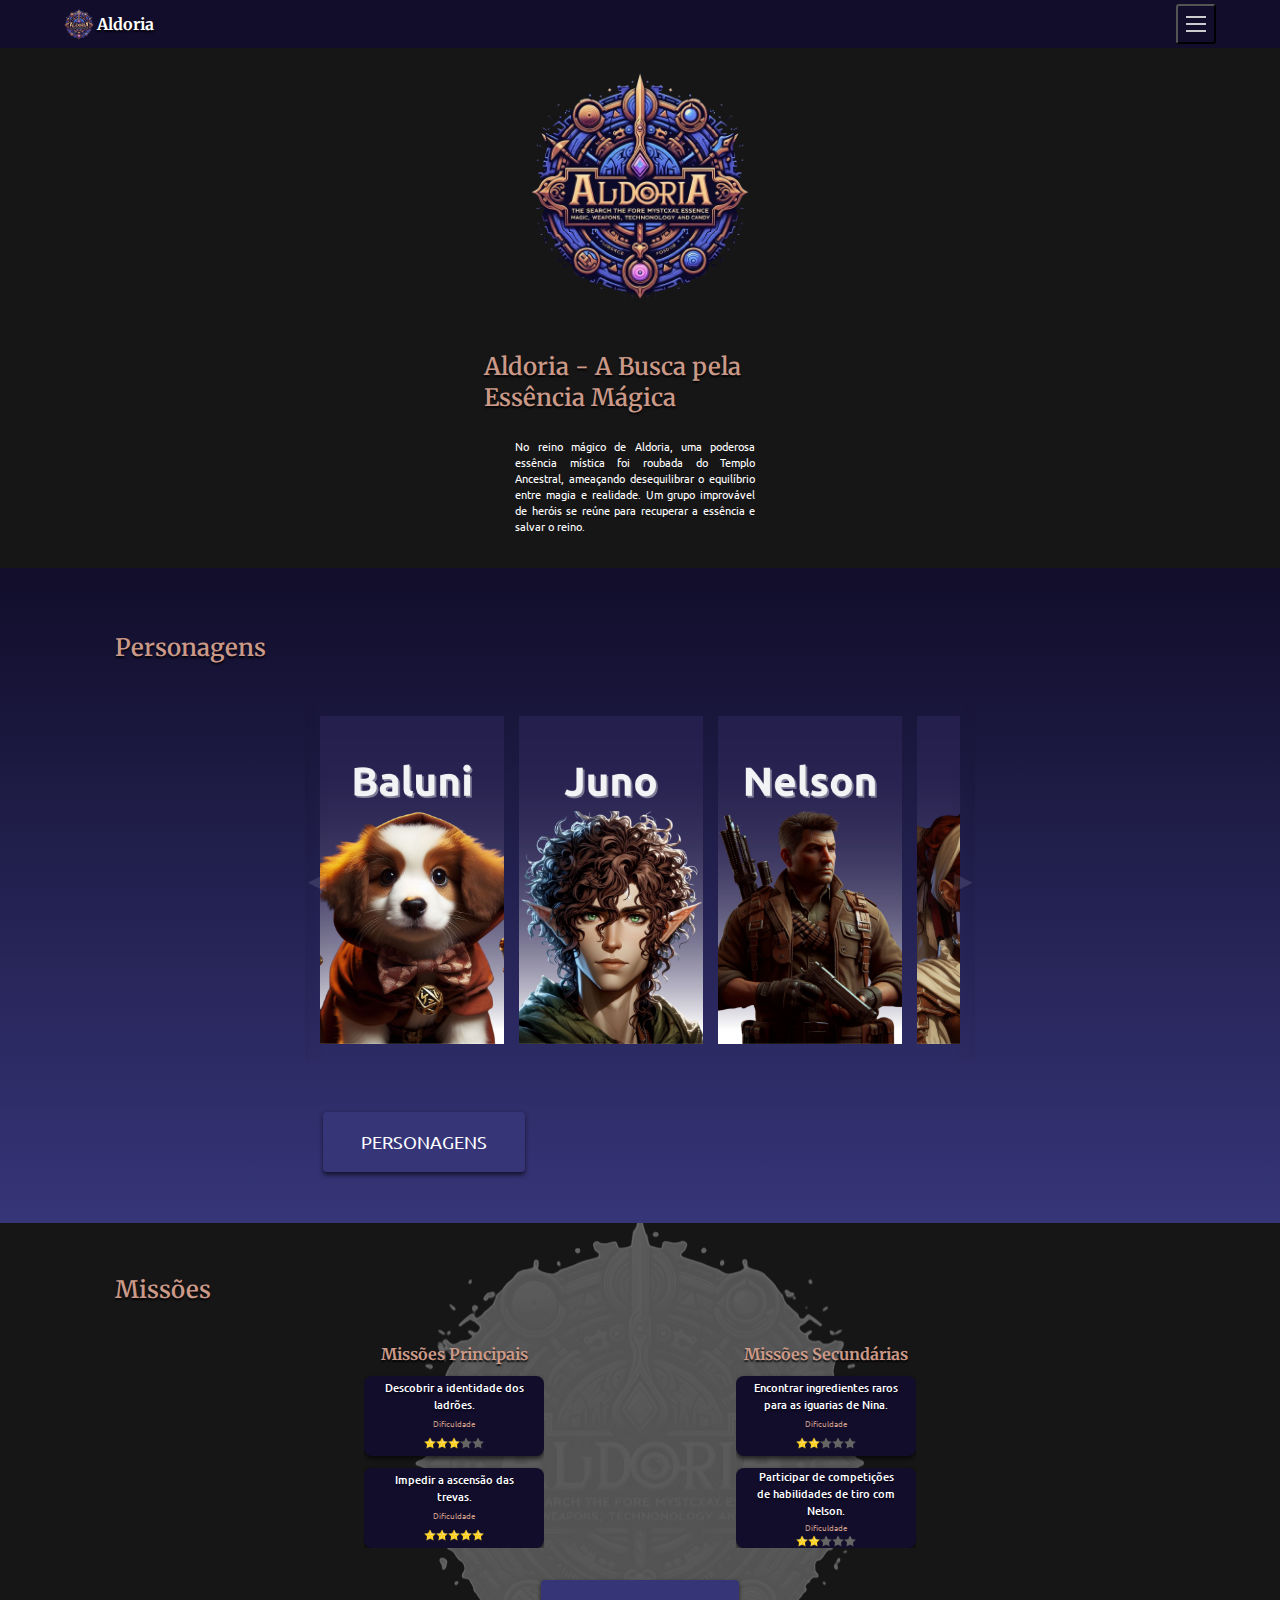
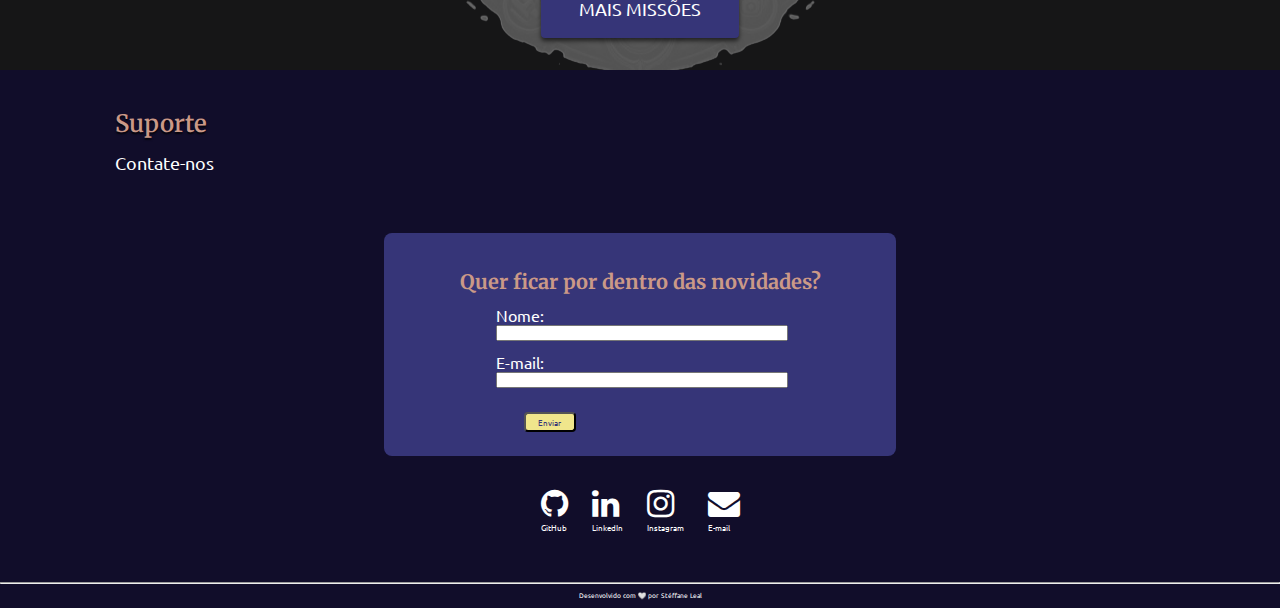
<file: index.html>
<!DOCTYPE html>
<html lang="en">
<head>
    <meta charset="UTF-8">
    <meta name="viewport" content="width=device-width, initial-scale=1.0">
    <title>Aldoria</title>

    <!--ICON-->
    <link rel="icon" href="assets/aldoria logo png.png" type="image/x-icon">

    <!--HTML FILES-->
    <link rel="stylesheet" href="characters.html">
    <link rel="stylesheet" href="missions.html">

    <!--CSS FILES-->
    <link rel="stylesheet" href="style.css">

    <!--EXTRA-->
    <link rel="stylesheet" href="https://cdnjs.cloudflare.com/ajax/libs/font-awesome/4.7.0/css/font-awesome.min.css">
</head>

<body>
    <div id="main-container">

        <!--HEADER-->
        <header id="header">
            <div class="header-logo">
                <img src="assets/aldoria logo png.png" alt="">
                <h1>Aldoria</h1>
            </div>

            <div class="header-nav">
                <nav aria-label="header menu">    
                    <a href="index.html">Início</a>
                    <a href="characters.html">Personagens</a>
                    <a href="missions.html">Missões</a>
                    <a href="#contact-us">Suporte</a>
                </nav>
            </div>

            <button onclick="animation()" id="header-nav-bt">
                <span class="line"></span>
                <span class="line"></span>
                <span class="line"></span>
            </button>

            <div class="header-nav-mobile" id="header-nav-mobile">
                <nav aria-label="header menu mobile">    
                    <a href="index.html">Início</a>
                    <hr>
                    <a href="characters.html">Personagens</a>
                    <hr>
                    <a href="missions.html">Missões</a>
                    <hr>
                    <a href="#contact-us">Suporte</a>
                </nav>
            </div>
        </header>


        <!--CONTENT1-->
        <div id="content1">
            <div class="content1-text">
                <h1>Aldoria - A Busca pela Essência Mágica</h1>
                <p>
                    No reino mágico de Aldoria, uma poderosa essência mística
                    foi roubada do Templo Ancestral, ameaçando desequilibrar o
                    equilíbrio entre magia e realidade. Um grupo improvável de
                    heróis se reúne para recuperar a essência e salvar o reino.
                </p>
            </div>
            <img class="content1-img" src="assets/aldoria logo png.png" alt="">
        </div>


        <!--CHARACTERS-->
        <div id="index-characters">
            <h1>Personagens</h1>

            <div class="index-characters-cards">
                <a href="characters.html#characters-baluni"><div class="index-characters-card1"></div></a>
                <a href="characters.html#characters-juno"><div class="index-characters-card2"></div></a>
                <a href="characters.html#characters-nelson"><div class="index-characters-card3"></div></a>
                <a href="characters.html#characters-nina"><div class="index-characters-card4"></div></a>
                <a href="characters.html#characters-ricardo"><div class="index-characters-card5"></div></a>
                <a href="characters.html#characters-steff"><div class="index-characters-card6"></div></a>
            </div>

            <div class="characters-container">
                <button class="arrow-left control" aria-label="Previous Image">◀</button>
                <button class="arrow-right control" aria-label="Next Image">▶</button>
                <div class="gallery-wrapper">
                    <div class="gallery">
                        <a href="characters.html#characters-baluni">
                            <img src="assets/Carousel/Baluni.png" alt="Baluni">
                        <div class="item current-item""></div></a>
                        <a href="characters.html#characters-juno">
                            <img src="assets/Carousel/Juno.png" alt="Juno">    
                        <div class="item current-item""></div></a>
                        <a href="characters.html#characters-nelson">
                            <img src="assets/Carousel/Nelson.png" alt="Nelson">
                        <div class="item current-item""></div></a>
                        <a href="characters.html#characters-nina">
                            <img src="assets/Carousel/Nina.png" alt="Nina">
                        <div class="item current-item""></div></a>
                        <a href="characters.html#characters-ricardo">
                            <img src="assets/Carousel/Ricardo.png" alt="Ricardo">    
                        <div class="item current-item""></div></a>
                        <a href="characters.html#characters-steff">
                            <img src="assets/Carousel/Steff.png" alt="Steff">    
                        <div class="item current-item""></div></a>
                        
                    </div>
                </div>
            </div>

            <div class="index-characters-button">
                <a href="characters.html">PERSONAGENS</a>
            </div>
        </div>




        <!--MISSIONS-->
        <div id="index-missions">
            <h1>Missões</h1>
            <div class="index-missions-blocks">    
                <div class="index-missions-left">
                    <h2>Missões Principais</h2>
                    <div class="index-missions-left-cards">
                        <div class="index-missions-left-card">
                            <div class="index-missions-card-text">
                                <a href="#"><h3>Descobrir a identidade dos ladrões.</h3></a>
                            </div>
                            <h4>Dificuldade</h4>
                            <div class="index-missions-card-stars">
                                <img class="index-missions-stars" src="assets/yellowstar-removebg-preview.png" alt="">
                                <img class="index-missions-stars" src="assets/yellowstar-removebg-preview.png" alt="">
                                <img class="index-missions-stars" src="assets/yellowstar-removebg-preview.png" alt="">
                                <img class="index-missions-stars" src="assets/whitestar.png" alt="">
                                <img class="index-missions-stars" src="assets/whitestar.png" alt="">
                            </div>
                        </div>
                        <div class="index-missions-left-card">
                            <div class="index-missions-card-text">
                                <a href="#"><h3>Impedir a ascensão das trevas.</h3></a>
                            </div>
                            <h4>Dificuldade</h4>
                            <div class="index-missions-card-stars">
                                <img class="index-missions-stars" src="assets/yellowstar-removebg-preview.png" alt="">
                                <img class="index-missions-stars" src="assets/yellowstar-removebg-preview.png" alt="">
                                <img class="index-missions-stars" src="assets/yellowstar-removebg-preview.png" alt="">
                                <img class="index-missions-stars" src="assets/yellowstar-removebg-preview.png" alt="">
                                <img class="index-missions-stars" src="assets/yellowstar-removebg-preview.png" alt="">
                            </div>
                        </div>
                    </div>
                </div>
                <div class="index-missions-right">
                    <h2>Missões Secundárias</h2>
                    <div class="index-missions-right-cards">
                        <div class="index-missions-right-card">
                            <div class="index-missions-card-text">
                                <a href="#"><h3>Encontrar ingredientes raros para as iguarias de Nina.</h3></a>
                            </div>
                            <h4>Dificuldade</h4>
                            <div class="index-missions-card-stars">
                                <img class="index-missions-stars" src="assets/yellowstar-removebg-preview.png" alt="">
                                <img class="index-missions-stars" src="assets/yellowstar-removebg-preview.png" alt="">
                                <img class="index-missions-stars" src="assets/whitestar.png" alt="">
                                <img class="index-missions-stars" src="assets/whitestar.png" alt="">
                                <img class="index-missions-stars" src="assets/whitestar.png" alt="">    
                            </div>
                        </div>
                        <div class="index-missions-right-card">
                            <div class="index-missions-card-text">
                                <a href="#"><h3>Participar de competições de habilidades de tiro com Nelson.</h3></a>
                            </div>
                            <h4>Dificuldade</h4>
                            <div class="index-missions-card-stars">
                                <img class="index-missions-stars" src="assets/yellowstar-removebg-preview.png" alt="">
                                <img class="index-missions-stars" src="assets/yellowstar-removebg-preview.png" alt="">
                                <img class="index-missions-stars" src="assets/whitestar.png" alt="">
                                <img class="index-missions-stars" src="assets/whitestar.png" alt="">
                                <img class="index-missions-stars" src="assets/whitestar.png" alt="">
                            </div>
                        </div>
                    </div>
                </div>
            </div>
            <div class="index-missions-button">
                <a class="index-missions-bt" href="missions.html">MAIS MISSÕES</a>
            </div>
        </div>


        <!--CONTACT US-->
        <div id="contact-us">
            <h1>Suporte</h1>
            <h2>Contate-nos</h2>

            <div class="contact-us-blocks">
                <div class="contact-us-form">
                    <h3>Quer ficar por dentro das novidades?</h3>
                    <form class="contact-us-form-input" action="">
                        <h4>Nome:</h4>
                        <input class="contact-us-form-text" type="text" name="" id="">
                        <h4>E-mail:</h4>
                        <input class="contact-us-form-text" type="email" name="" id="">
                        <br>
                    </form>
                    <button class="contact-us-form-button">Enviar</button>
                </div>
        
                <div class="contact-us-social">
                    <nav class="contact-us-social-icons" aria-label="social media">
                        <ul style="list-style: none">
                            <li>
                                <a href="https://github.com/steffaneleal" target="_blank">
                                    <span>
                                        <i class="fa fa-github fa-3x"></i> GitHub
                                    </span>
                                </a>
                            </li>
                            <li>
                                <a href="https://www.linkedin.com/in/stéffane-leal-287873223/" target="_blank">
                                    <span>
                                        <i class="fa fa-linkedin fa-3x"></i> LinkedIn
                                    </span>
                                </a>
                            </li>
                            <li>
                                <a href="https://www.instagram.com/steffane_leal/" target="_blank">
                                    <span>
                                        <i class="fa fa-instagram fa-3x"></i> Instagram
                                    </span>
                                </a>
                            </li>
                            <li>
                                <a href="mailto:steffane.leal@outlook.com" target="_blank">
                                    <span>
                                        <i class="fa fa-envelope fa-3x"></i> E-mail
                                    </span>
                                </a>
                            </li>
                        </ul>
                    </nav>
                </div>
            </div>

            <hr>
            <h5>Desenvolvido com 🤍 por Stéffane Leal</h5>
        </div>

    </div>

    <script src="index.js"></script>
</body>
</html>
</file>
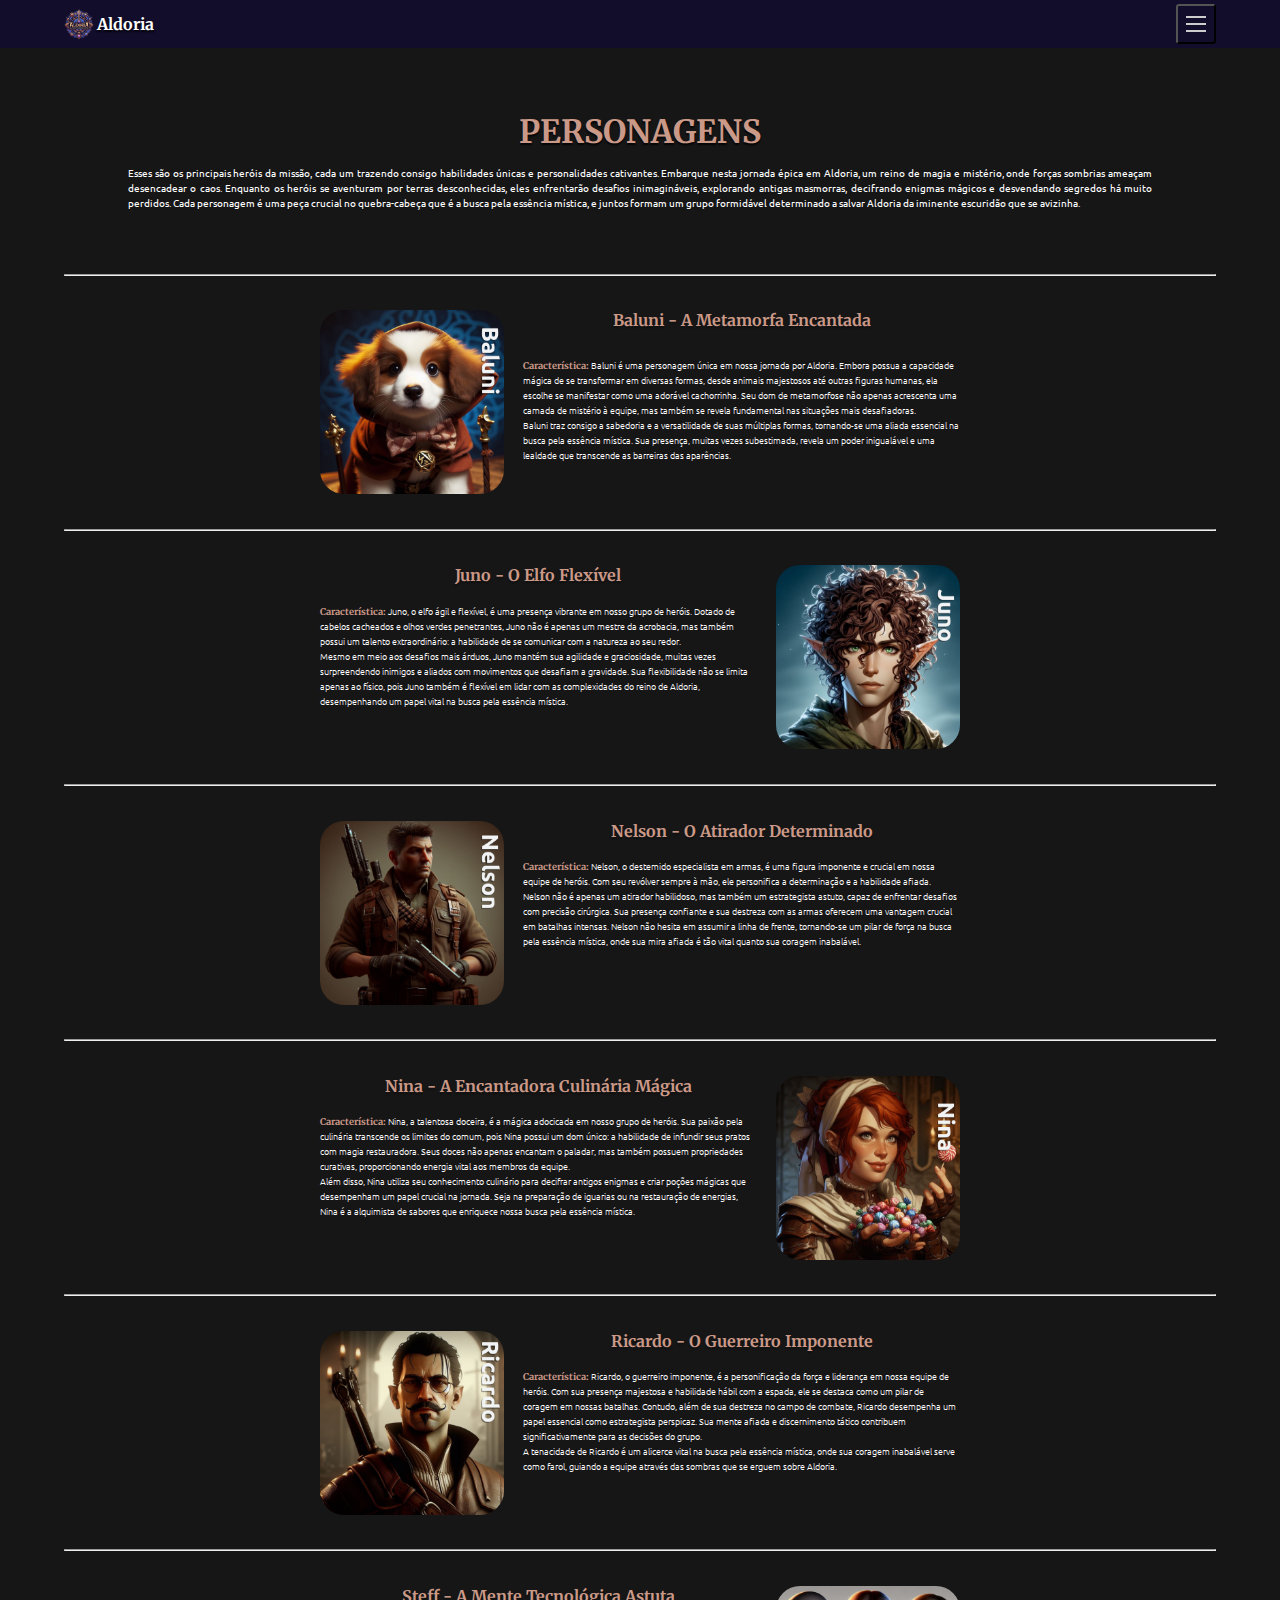
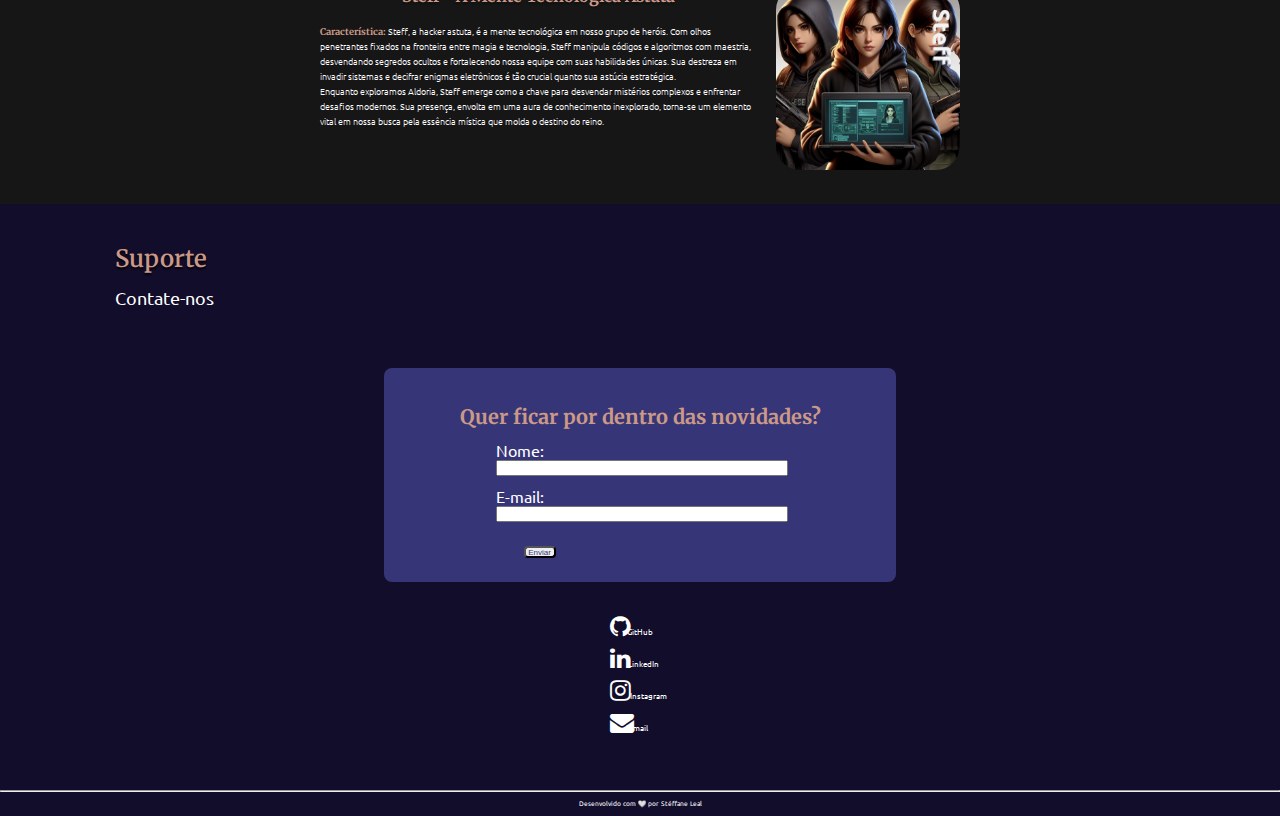
<file: characters.html>
<!DOCTYPE html>
<html lang="en">
<head>
    <meta charset="UTF-8">
    <meta name="viewport" content="width=device-width, initial-scale=1.0">
    <title>Aldoria - Personagens</title>

    <!--ICON-->
    <link rel="icon" href="assets/aldoria logo png.png" type="image/x-icon">

    <!--HTML FILES-->
    <link rel="stylesheet" href="index.html">
    <link rel="stylesheet" href="missions.html">

    <!--CSS FILES-->
    <link rel="stylesheet" href="style.css">
    <link rel="stylesheet" href="style-characters.css">

    <!--EXTRA-->
    <link rel="stylesheet" href="https://cdnjs.cloudflare.com/ajax/libs/font-awesome/4.7.0/css/font-awesome.min.css">
</head>

<body>
    <div id="main-container">

<!--HEADER-->
<header id="header">
    <div class="header-logo">
        <img src="assets/aldoria logo png.png" alt="">
        <h1>Aldoria</h1>
    </div>

    <div class="header-nav">
        <nav>    
            <a href="index.html">Início</a>
            <a href="characters.html">Personagens</a>
            <a href="missions.html">Missões</a>
            <a href="#contact-us">Suporte</a>
        </nav>
    </div>

    <button onclick="animation()" id="header-nav-bt">
        <span class="line"></span>
        <span class="line"></span>
        <span class="line"></span>
    </button>

    <div class="header-nav-mobile" id="header-nav-mobile">
        <nav>    
            <a href="index.html">Início</a>
            <hr>
            <a href="characters.html">Personagens</a>
            <hr>
            <a href="missions.html">Missões</a>
            <hr>
            <a href="#contact-us">Suporte</a>
        </nav>
    </div>
</header>


        <!--CHARACTERS-->
        <div id="characters">
            <h1>PERSONAGENS</h1>
            <p>Esses são os principais heróis da missão, cada um trazendo consigo
                habilidades únicas e personalidades cativantes. Embarque nesta
                jornada épica em Aldoria, um reino de magia e mistério, onde
                forças sombrias ameaçam desencadear o caos. Enquanto os heróis 
                se aventuram por terras desconhecidas, eles enfrentarão desafios
                inimagináveis, explorando antigas masmorras, decifrando enigmas 
                mágicos e desvendando segredos há muito perdidos. Cada personagem
                é uma peça crucial no quebra-cabeça que é a busca pela essência
                mística, e juntos formam um grupo formidável determinado a salvar
                Aldoria da iminente escuridão que se avizinha.        
            </p>
            <div class="characters-block">
                <hr>

                <!--BALUNI-->
                <div id="characters-baluni">
                    <div class="characters-container">
                        <img class="characters-img1" src="assets/real/baluni.png" alt="">
                        <div class="characters-baluni-text">
                            <h2>Baluni - A Metamorfa Encantada</h2>
                            <br>
                            <h3>Característica: 
                                <span>Baluni é uma personagem única
                                em nossa jornada por Aldoria. Embora possua a capacidade
                                mágica de se transformar em diversas formas, desde animais
                                majestosos até outras figuras humanas, ela escolhe se
                                manifestar como uma adorável cachorrinha. Seu dom de
                                metamorfose não apenas acrescenta uma camada de mistério
                                à equipe, mas também se revela fundamental nas situações
                                mais desafiadoras. 
                                <br>
                                Baluni traz consigo a sabedoria e a
                                versatilidade de suas múltiplas formas, tornando-se uma
                                aliada essencial na busca pela essência mística.
                                Sua presença, muitas vezes subestimada, revela um poder
                                inigualável e uma lealdade que transcende as barreiras das
                                aparências.
                                </span>
                            </h3>
                        </div>
                    </div>
                </div>

                <hr>

                <!--JUNO-->
                <div id="characters-juno">
                    <div class="characters-container">
                        <div class="characters-juno-text">
                            <h2>Juno - O Elfo Flexível</h2>
                            <h3>Característica: 
                                <span>Juno, o elfo ágil e flexível,
                                é uma presença vibrante em nosso grupo de heróis. Dotado de
                                cabelos cacheados e olhos verdes penetrantes, Juno não é 
                                apenas um mestre da acrobacia, mas também possui um talento
                                extraordinário: a habilidade de se comunicar com a natureza
                                ao seu redor.
                                <br>
                                Mesmo em meio aos desafios mais árduos, Juno
                                mantém sua agilidade e graciosidade, muitas vezes
                                surpreendendo inimigos e aliados com movimentos que desafiam
                                a gravidade. Sua flexibilidade não se limita apenas ao físico,
                                pois Juno também é flexível em lidar com as complexidades do reino
                                de Aldoria, desempenhando um papel vital na busca pela essência
                                mística.
                                </span>
                            </h3>
                        </div>
                        <img class="characters-img2" src="assets/real/juno.png" alt="">
                    </div>
                </div>

                <hr>

                <!--NELSON-->
                <div id="characters-nelson">
                    <div class="characters-container">
                        <img class="characters-img1" src="assets/real/nelson.png" alt="">
                        <div class="characters-nelson-text">
                            <h2>Nelson - O Atirador Determinado</h2>
                            <h3>Característica: 
                                <span>Nelson, o destemido especialista em
                                armas, é uma figura imponente e crucial em nossa equipe
                                de heróis. Com seu revólver sempre à mão, ele personifica
                                a determinação e a habilidade afiada.
                                <br>
                                Nelson não é apenas um atirador habilidoso, mas também um estrategista astuto,
                                capaz de enfrentar desafios com precisão cirúrgica.
                                Sua presença confiante e sua destreza com as armas oferecem
                                uma vantagem crucial em batalhas intensas. Nelson não hesita
                                em assumir a linha de frente, tornando-se um pilar de força
                                na busca pela essência mística, onde sua mira afiada é tão
                                vital quanto sua coragem inabalável.
                                </span>
                            </h3>    
                        </div>
                    </div>
                </div>

                <hr>

                <!--NINA-->
                <div id="characters-nina">
                    <div class="characters-container">
                        <div class="characters-nina-text">
                            <h2>Nina - A Encantadora Culinária Mágica</h2>
                            <h3>Característica: 
                                <span>Nina, a talentosa doceira, é a mágica adocicada
                                    em nosso grupo de heróis. Sua paixão pela culinária
                                    transcende os limites do comum, pois Nina possui um
                                    dom único: a habilidade de infundir seus pratos com
                                    magia restauradora. Seus doces não apenas encantam o 
                                    paladar, mas também possuem propriedades curativas,
                                    proporcionando energia vital aos membros da equipe.
                                    <br>
                                    Além disso, Nina utiliza
                                    seu conhecimento culinário para decifrar antigos enigmas
                                    e criar poções mágicas que desempenham um papel crucial
                                    na jornada. Seja na preparação de iguarias ou na
                                    restauração de energias, Nina é a alquimista de sabores
                                    que enriquece nossa busca pela essência mística.
                                    </span>
                                </h3>
                        </div>
                        <img class="characters-img2" src="assets/real/nina.png" alt="">
                    </div>
                </div>

                <hr>

                <!--RICARDO-->
                <div id="characters-ricardo">
                    <div class="characters-container">
                        <img class="characters-img1" src="assets/real/ricardo.png" alt="">
                        <div class="characters-ricardo-text">
                            <h2>Ricardo - O Guerreiro Imponente</h2>
                            <h3>Característica: 
                                <span>
                                    Ricardo, o guerreiro imponente, é a personificação da 
                                    força e liderança em nossa equipe de heróis. Com sua
                                    presença majestosa e habilidade hábil com a espada,
                                    ele se destaca como um pilar de coragem em nossas batalhas.
                                    Contudo, além de sua destreza no campo de combate, Ricardo
                                    desempenha um papel essencial como estrategista perspicaz.
                                    Sua mente afiada e discernimento tático contribuem
                                    significativamente para as decisões do grupo.
                                    <br>
                                    A tenacidade de Ricardo é um alicerce vital na busca pela 
                                    essência mística, onde sua coragem inabalável serve como
                                    farol, guiando a equipe através das sombras que se erguem
                                    sobre Aldoria.  
                                </span>
                            </h3>
                        </div>
                    </div>
                </div>

                <hr>

                <!--STEFF-->
                <div id="characters-steff">
                    <div class="characters-container">
                        <div class="characters-steff-text">
                            <h2>Steff - A Mente Tecnológica Astuta</h2>
                            <h3>Característica:
                                <span>
                                    Steff, a hacker astuta, é a mente tecnológica em nosso grupo de 
                                    heróis. Com olhos penetrantes fixados na fronteira entre magia e
                                    tecnologia, Steff manipula códigos e algoritmos com maestria,
                                    desvendando segredos ocultos e fortalecendo nossa equipe com suas
                                    habilidades únicas. Sua destreza em invadir sistemas e decifrar
                                    enigmas eletrônicos é tão crucial quanto sua astúcia estratégica.
                                    <br>
                                    Enquanto exploramos Aldoria, Steff emerge como a chave para
                                    desvendar mistérios complexos e enfrentar desafios modernos.
                                    Sua presença, envolta em uma aura de conhecimento inexplorado,
                                    torna-se um elemento vital em nossa busca pela essência mística 
                                    que molda o destino do reino.
                                </span>
                            </h3>
                        </div>
                        <img class="characters-img2" src="assets/real/steff.png" alt="">                   
                    </div>
                </div>
            </div>
        </div>

        <!--CONTACT US-->
        <div id="contact-us">
            <h1>Suporte</h1>
            <h2>Contate-nos</h2>

            <div class="contact-us-blocks">
                <div class="contact-us-form">
                    <h3>Quer ficar por dentro das novidades?</h3>
                    <form action="">
                        <h4>Nome:</h4>
                        <input class="contact-us-form-text" type="text" name="" id="">
                        <h4>E-mail:</h4>
                        <input class="contact-us-form-text" type="email" name="" id="">
                        <br>       
                        <button>Enviar</button>
                    </form>
                </div>
        
                <div class="contact-us-social">
                    <nav id="contact-us-social-icons">
                        <ul style="list-style: none">
                            <li>
                                <a href="https://github.com/steffaneleal" target="_blank">
                                    <span>
                                        <i class="fa fa-github fa-3x"></i> GitHub
                                    </span>
                                </a>
                            </li>
                            <li>
                                <a href="https://www.linkedin.com/in/stéffane-leal-287873223/" target="_blank">
                                    <span>
                                        <i class="fa fa-linkedin fa-3x"></i> LinkedIn
                                    </span>
                                </a>
                            </li>
                            <li>
                                <a href="https://www.instagram.com/steffane_leal/" target="_blank">
                                    <span>
                                        <i class="fa fa-instagram fa-3x"></i> Instagram
                                    </span>
                                </a>
                            </li>
                            <li>
                                <a href="mailto:steffane.leal@outlook.com" target="_blank">
                                    <span>
                                        <i class="fa fa-envelope fa-3x"></i> E-mail
                                    </span>
                                </a>
                            </li>
                        </ul>
                    </nav>
                </div>
            </div>

            <hr>
            <h5>Desenvolvido com 🤍 por Stéffane Leal</h5>
        </div>

    </div>

    <script src="index.js"></script>
    
</body>
</html>
</file>
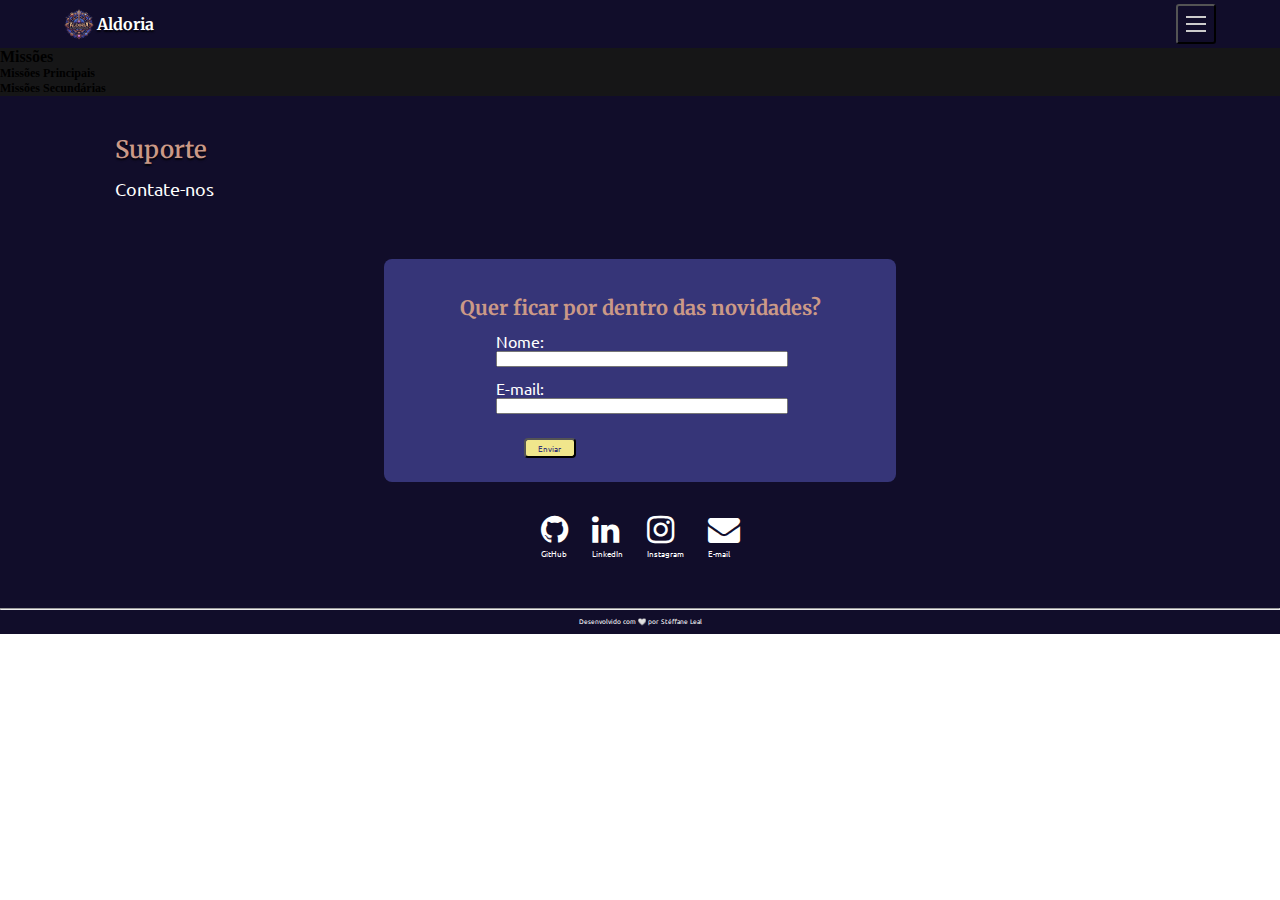
<file: missions.html>
<!DOCTYPE html>
<html lang="en">
<head>
    <meta charset="UTF-8">
    <meta name="viewport" content="width=, initial-scale=1.0">
    <title>Aldoria - Missões</title>

    <!--ICON-->
    <link rel="icon" href="assets/aldoria logo png.png" type="image/x-icon">

    <!--HTML FILES-->
    <link rel="stylesheet" href="index.html">
    <link rel="stylesheet" href="characters.html">
 
    <!--CSS FILES-->
    <link rel="stylesheet" href="style.css">
    <link rel="stylesheet" href="style-missions.css">
 
    <!--EXTRA-->
    <link rel="stylesheet" href="https://cdnjs.cloudflare.com/ajax/libs/font-awesome/4.7.0/css/font-awesome.min.css">
</head>

<body>
    <div id="main-container">

        <!--HEADER-->
        <header id="header">
            <div class="header-logo">
                <img src="assets/aldoria logo png.png" alt="">
                <h1>Aldoria</h1>
            </div>

            <div class="header-nav">
                <nav aria-label="header menu">    
                    <a href="index.html">Início</a>
                    <a href="characters.html">Personagens</a>
                    <a href="missions.html">Missões</a>
                    <a href="#contact-us">Suporte</a>
                </nav>
            </div>

            <button onclick="animation()" id="header-nav-bt">
                <span class="line"></span>
                <span class="line"></span>
                <span class="line"></span>
            </button>

            <div class="header-nav-mobile" id="header-nav-mobile">
                <nav aria-label="header menu mobile">    
                    <a href="index.html">Início</a>
                    <hr>
                    <a href="characters.html">Personagens</a>
                    <hr>
                    <a href="missions.html">Missões</a>
                    <hr>
                    <a href="#contact-us">Suporte</a>
                </nav>
            </div>
        </header>


        <!--MISSIONS-->
        <div id="missions">
            <h1>Missões</h1>
            <div class="missions-p">
                <h2>Missões Principais</h2>
                <div class="missions-cards">
                    
                </div>
            </div>
            <div class="missions-s">
                <h2>Missões Secundárias</h2>
            </div>
        </div>

        <!--CONTACT US-->
        <div id="contact-us">
            <h1>Suporte</h1>
            <h2>Contate-nos</h2>

            <div class="contact-us-blocks">
                <div class="contact-us-form">
                    <h3>Quer ficar por dentro das novidades?</h3>
                    <form action="">
                        <h4>Nome:</h4>
                        <input class="contact-us-form-text" type="text" name="" id="">
                        <h4>E-mail:</h4>
                        <input class="contact-us-form-text" type="email" name="" id="">
                        <br>
                        <button class="contact-us-form-button">Enviar</button>
                    </form>
                </div>
            
                <div class="contact-us-social">
                    <nav class="contact-us-social-icons" aria-label="social media">
                        <ul style="list-style: none">
                            <li>
                                <a href="https://github.com/steffaneleal" target="_blank">
                                    <span>
                                        <i class="fa fa-github fa-3x"></i> GitHub
                                    </span>
                                </a>
                            </li>
                            <li>
                                <a href="https://www.linkedin.com/in/stéffane-leal-287873223/" target="_blank">
                                    <span>
                                        <i class="fa fa-linkedin fa-3x"></i> LinkedIn
                                    </span>
                                </a>
                            </li>
                            <li>
                                <a href="https://www.instagram.com/steffane_leal/" target="_blank">
                                    <span>
                                        <i class="fa fa-instagram fa-3x"></i> Instagram
                                    </span>
                                </a>
                            </li>
                            <li>
                                <a href="mailto:steffane.leal@outlook.com" target="_blank">
                                    <span>
                                        <i class="fa fa-envelope fa-3x"></i> E-mail
                                    </span>
                                </a>
                            </li>
                        </ul>
                    </nav>
                </div>
        
            </div>

            <hr>
            <h5>Desenvolvido com 🤍 por Stéffane Leal</h5>
        </div>

    </div>

    <script src="index.js"></script>
    
</body>
</html>
</file>
<file: style.css>
@import url('https://fonts.googleapis.com/css2?family=Merriweather:ital,wght@0,300;0,400;0,700;0,900;1,300;1,400;1,700;1,900&family=Montserrat:ital,wght@0,100..900;1,100..900&family=Nunito:ital,wght@0,200..1000;1,200..1000&family=Open+Sans:ital,wght@0,300..800;1,300..800&family=Pacifico&family=Playfair+Display:ital,wght@0,400..900;1,400..900&family=Roboto:ital,wght@0,100;0,300;0,400;0,500;0,700;0,900;1,100;1,300;1,400;1,500;1,700;1,900&display=swap');
@import url('https://fonts.googleapis.com/css2?family=Ubuntu:ital,wght@0,300;0,400;0,500;0,700;1,300;1,400;1,500;1,700&display=swap');

*{
    padding: 0;
    margin: 0;
    text-decoration: none;
}

#main-container{
    width: 100%;
    height: auto;
    overflow-x: hidden;
}



/*HEADER*/
#header{
    background-color: #110d2a;
    display: flex;
    justify-content: space-between;
    align-items: center;

    padding: 0.5rem 5%;
}

.header-logo{
    display: flex;
    justify-content: center;
    align-items: center;
}

#header img{
    width: 4rem;
    height: 4rem;

    padding-right: 2%;
}

#header h1{
    color: #fff;
    font-family: Merriweather, sans-serif;
    text-shadow: 0 0.3rem 0.2rem rgba(0, 0, 0, 0.8);
}

.header-nav a{
    color: #848992;
    font-family: Merriweather, sans-serif;
    font-size: small;
    font-weight: 500;

    padding-left: 1rem;
}

.header-nav a:hover{
    color: #cb9987;
    text-decoration: underline;
    transition: color 0.5s ease; 
}

#header-nav-bt{
    display: none;
}

.header-nav-mobile{
    display: none;
    background-color: #110d2a80;
    backdrop-filter: blur(10px);
    position: absolute;
    top: 5rem;
    left: 0;
    width: 100%;
    height: 0;

    transition: 0.5s;
    overflow: hidden;
}

.header-nav-mobile nav a{
    color: #848992;
    font-family: Merriweather, sans-serif;
    font-size: 2.5rem;
    text-decoration: none;

    display: block;
    padding: 2rem 7rem;        
}

.header-nav-mobile nav a:hover{
    background-color: #110d2afa;
}



/*CONTENT 1*/
#content1{
    width: 100%;
    height: auto;

    background-color: #161617;
    display: flex;
    justify-content: space-around;
    align-items: center;
}

.content1-text{
    width: 39rem;
    height: 40rem;
}

.content1-text h1{
    color: #cb9987;
    font-family: Merriweather, sans-serif;  
    font-weight: 600;
    font-size: 2rem;
    text-shadow: 0 0.3rem 0.2rem rgba(0, 0, 0, 0.8);

    padding-top: 25%;
    padding-bottom: 10%;
}

.content1-text p{
    text-align: justify;
    width: 30rem;
    color: #FFF;
    font-family: Ubuntu, sans-serif;
    font-size: 1.4rem;

    padding-left: 10%;
}

.content1-img{
    width: 30rem;
    height: 30rem;   
}



/*index-CHARACTERS*/
#index-characters{
    width: 100%;
    height: auto;
    display: grid;
    justify-content: center;

    background: linear-gradient(to top, #363578, #110d2a);
}

#index-characters h1{
    color: #cb9987;
    font-family: Merriweather, sans-serif;  
    font-weight: 600;
    text-shadow: 0 0.3rem 0.2rem rgba(0, 0, 0, 0.8);

    padding-left: 9%;
    padding-top: 3%;
    padding-bottom: 3%;
}

.index-characters-cards{
    display: grid;
    grid-template-columns: 25rem 25rem 25rem;
    grid-gap: 3rem;
    justify-content: space-around;
    align-items: center;
    padding-left: 5rem;
}

.index-characters-card1{
    width: 20rem;
    height: 20rem;
    background-image: url(assets/blue-background/baluni.png);
    background-size: cover;
    border-radius: 3rem;
    box-shadow: 0 0.3rem 0.5rem rgba(0, 0, 0, 0.6);
}

.index-characters-card1:hover{
    background-image: url(assets/blue-background-hover/baluni.png);
    transition: background-image 0.8s ease; 
}

.index-characters-card2{
    width: 20rem;
    height: 20rem;
    background-image: url(assets/blue-background/juno.png);
    background-size: cover;
    border-radius: 3rem;
    box-shadow: 0 0.3rem 0.5rem rgba(0, 0, 0, 0.6);
}

.index-characters-card2:hover{
    background-image: url(assets/blue-background-hover/juno.png);
    transition: background-image 0.8s ease; 
}

.index-characters-card3{
    width: 20rem;
    height: 20rem;
    background-image: url(assets/blue-background/nelson.png);
    background-size: cover;
    border-radius: 3rem;
    box-shadow: 0 0.3rem 0.5rem rgba(0, 0, 0, 0.6);
}

.index-characters-card3:hover{
    background-image: url(assets/blue-background-hover/nelson.png);
    transition: background-image 0.8s ease; 
}

.index-characters-card4{
    width: 20rem;
    height: 20rem;
    background-image: url(assets/blue-background/nina.png);
    background-size: cover;
    border-radius: 3rem;
    box-shadow: 0 0.3rem 0.5rem rgba(0, 0, 0, 0.6);
}

.index-characters-card4:hover{
    background-image: url(assets/blue-background-hover/nina.png );
    transition: background-image 0.8s ease; 
}

.index-characters-card5{
    width: 20rem;
    height: 20rem;
    background-image: url(assets/blue-background/ricardo.png);
    background-size: cover;
    border-radius: 3rem;
    box-shadow: 0 0.3rem 0.5rem rgba(0, 0, 0, 0.6);
}

.index-characters-card5:hover{
    background-image: url(assets/blue-background-hover/ricardo.png);
    transition: background-image 0.8s ease; 
}

.index-characters-card6{
    width: 20rem;
    height: 20rem;
    background-image: url(assets/blue-background/steff.png);
    background-size: cover;
    border-radius: 3rem;
    box-shadow: 0 0.3rem 0.5rem rgba(0, 0, 0, 0.6);
}

.index-characters-card6:hover{
    background-image: url(assets/blue-background-hover/steff.png);
    transition: background-image 0.8s ease; 
}

.index-characters-button{
    width: 10%;
    display: flex;
    justify-content: center;
    align-items: center;

    padding-top: 4%;
    padding-bottom: 4%;
}

.index-characters-button a{
    color: #FFF;
    font-family: Ubuntu, sans-serif;
    font-size: large;

    background-color: #363578;
    border-radius: 0.5rem;
    box-shadow: 0 0.3rem 0.5rem rgba(0, 0, 0, 0.6);

    padding: 15% 30%;
    margin-left: 90rem;
}

.index-characters-button a:hover{
    background-color: #363578;
    color: #cb9987;
    transition: background-color 0.3s ease;
    transition: color 0.3s ease;
}

.characters-container{
    display: none;
}



/*MISSIONS*/
#index-missions{
    width: 100%;
    height: auto;

    display: flex;
    flex-direction: column;
    justify-content: center;

    background-color:  #161617;
    background-image: url(assets/luxa.org-opacity-changed-luxa.org-opacity-changed-aldoria_logo_png_bg-removebg-preview-removebg-preview.png);
    background-position: center;
    background-repeat: no-repeat;
}

.index-missions-blocks{
    display: flex;
    justify-content: center; 
    gap: 15%;
}

.index-missions-left{
    width: auto;
    height: 25rem;
    overflow: hidden;
}

.index-missions-right{
    width: auto;
    height: 25rem;
    overflow: hidden;
}

.index-missions-card-text{
    display: flex;
    justify-content: center;
    align-items: center;
    text-align: center;
}

.index-missions-stars{
    width: 1.5rem;
    height: 1.5rem;
}

.index-missions-card-stars{
    display: flex;
    justify-content: center;
}

.index-missions-left-card{
    width: 22.5rem;
    height: 10rem;
    background-color: #110d2a;
    border-radius: 1rem;
    box-shadow: 0 0.3rem 0.5rem rgba(0, 0, 0, 0.6);

    display: grid;
    margin-top: 1.5rem;
}

.index-missions-left-card:hover{
    background-color: #363578;
    transition: background-color 0.8s ease;
}

.index-missions-right-card{
    width: 22.5rem;
    height: 10rem;
    background-color: #110d2a;
    border-radius: 1rem;
    box-shadow: 0 0.3rem 0.5rem rgba(0, 0, 0, 0.6);

    display: grid;
    margin-top: 1.5rem;
}

.index-missions-right-card:hover{
    background-color: #363578;
    transition: background-color 0.8s ease;
}

.index-missions-button{
    display: flex;
    justify-content: center;
    align-items: center;

    padding-top: 4rem;
    padding-bottom: 4rem;
}

.index-missions-button a{
    color: #FFF;
    font-family: Ubuntu, sans-serif;
    font-size: large;

    background-color: #363578;
    border-radius: 0.5rem;
    box-shadow: 0 0.3rem 0.5rem rgba(0, 0, 0, 0.6);

    padding: 1.4% 3%;
}

.index-missions-button a:hover{
    background-color: #363578;
    color: #cb9987;
    transition: background-color 0.3s ease;
    transition: color 0.3s ease;
}

/*MISSIONS - H*/
#index-missions h1{    
    color: #cb9987;
    font-family: Merriweather, sans-serif;  
    font-weight: 600;
    text-shadow: 0 0.3rem 0.2rem rgba(0, 0, 0, 0.8);    
    padding-top: 3%;
    padding-bottom: 3%;
    padding-left: 9%;   
}

.index-missions-blocks h2{
    display: flex;
    justify-content: center;

    color: #cb9987;
    font-family: Merriweather, sans-serif;
    font-size: larger;
    text-shadow: 0 0.3rem 0.2rem rgba(0, 0, 0, 0.8);
}

.index-missions-blocks h3{
    width: 18rem;
    color: #FFF;
    font-family: Ubuntu, sans-serif;
    font-weight: 500;
    text-shadow: 0 0.3rem 0.2rem rgba(0, 0, 0, 0.4);
}

.index-missions-blocks h4{
    color: #cb9987;
    font-family: Ubuntu, sans-serif;
    font-weight: 400;
    font-size: small;

    display: flex;
    justify-content: center;
}



/*CONTACT US*/

#contact-us{
    width: 100%;
    height: auto;
    background-color: #110d2a;
}

#contact-us h1{
    color: #cb9987;
    font-family: Merriweather, sans-serif;  
    font-weight: 600;
    text-shadow: 0 0.3rem 0.2rem rgba(0, 0, 0, 0.8);

    padding-left: 9%;
    padding-top: 3%;
    padding-bottom: 1%;
}

#contact-us h2{
    color: #FFF;
    font-family: Ubuntu, sans-serif;
    font-size: large;
    font-weight: 400;

    padding-left: 9%;
}

.contact-us-blocks{
    display: flex;
    justify-content: center;
    align-items: center;

    gap: 25%;

    margin-bottom: 3rem;
}

.contact-us-form{
    width: 20rem;
    height: 17rem;

    background-color: #363578;
    color: #FFF;
    border-radius: 1rem;
    
    margin-top: 1rem;
    margin-bottom: 1rem;
}

.contact-us-form h3{
    display: flex;
    justify-content: justify;
    align-items: center;
    text-align: center;
    
    color: #cb9987;
    font-family: Merriweather, sans-serif;

    padding-top: 10%;
}

.contact-us-form h4{
    color: #FFF;
    font-family: Ubuntu, sans-serif;
    font-weight: 400;

    padding-top: 6%;
    margin-left: 2rem;
}

.contact-us-form input{
    width: 80%;
    height: 1rem;
}

.contact-us-form button{
    width: 4rem;
    height: 1.5rem;

    color: #363578;
    font-size: 1rem;
    font-weight: 400;
    border-radius: 0.5rem;


    margin-top: 1rem;
    margin-left: 8rem;
}

.contact-us-form-text{
    width: 15rem;
    margin-left: 2rem;
}

.contact-us-form-button{
    color: #363578;
    background-color: #FFF;
    font-family: Ubuntu, sans-serif;
    border-radius: 0.25rem;

    margin-top: 1rem;
    margin-left: 7.5rem;
    padding: 0.2rem 1rem;
}

ul li a{
    display: flex;
    align-items: center;
    color: #FFF;
    font-family: Ubuntu, sans-serif;
}

ul li a:hover{
    color: #cb9987  ;
}

ul li a i{
    width: 4rem;
    height: 4rem;

    font-family: Ubuntu, sans-serif;
    font-size: 3rem;
    color: #FFF; 
}

ul li a i:hover{
    color: #cb9987;
}




#contact-us h5{
    display: flex;
    justify-content: center;
    align-items: center;

    color: #FFF;
    font-family: Ubuntu, sans-serif;
    font-weight: 400;

    padding-top: 1rem;
    padding-bottom: 1rem;
}


/*MEDIA QUERIES*/

@media screen and (max-width: 1374px){

    html{
        font-size: 50%;
    }

    #content1 h1, #index-characters h1, #index-missions h1 h2, #contact-us h1{
        font-size: 3rem;
    }

    /*HEADER*/
    .header-nav{
        display: none;
    }

    #header-nav-bt{
        display: block;

        width: 5rem;
        height: 5rem;
        background: transparent;
        border-radius: 0.4rem;
        cursor: pointer;
    }

    .line{
        width: 2.5rem;
        height: 0.2rem;
        background-color: #ccc;
        display: block;
        position: relative;
        transform-origin: center;
        margin: 0.7rem auto;
    }

    #header-nav-mobile.open{
        visibility: visible;
        height: 35vh;
    }

    .header-nav-mobile{
        display: block;
    }


    /*CONTENT1*/
    #content1{
        flex-direction: column;
    }

    #content1 img{
        order: -1;
        padding-top: 2rem;
    }

    .content1-text h1{
        padding-top: 15%;
        padding-bottom: 8%;
    }

    .content1-text{
        width: 39rem;
        height: 33rem;
    }


    /*CHARACTERS*/

    /*CAROUSEL*/
    #index-characters{
        display: flex;
        flex-direction: column;
    }

    #index-characters h1{
        font-size: 3rem;
        padding-top: 5%;
        padding-bottom: 3%;
    }

    .index-characters-cards{
        display: none;
    }

    .characters-container{
        display: block;
        position: relative;
        padding: 15px;
        max-width: 640px;
        margin: 0 auto;
    }

    .characters-container img{
        width: 23rem;
    }

    .characters-container img:hover{
        padding-top: 1rem;
    }
      
    .gallery-wrapper::-webkit-scrollbar{
        display: none;
    }
      
    .gallery-wrapper{
        overflow-x: auto;
        
        -ms-overflow-style: none;
        scrollbar-width: none;
    }
      
    .gallery{
        display: flex;
        flex-flow: row nowwrap;
        gap: 15px;
    }
      
    .arrow-left, .arrow-right{
        position: absolute;
        top: 0;
        left: 0;
        right: auto;
        bottom: 0;
        font-size: 3rem;
        line-height:7rem;
        width: 3rem;
        text-align: center;
        color: #FFF;
        cursor: pointer;
        border: none;
        background: linear-gradient(to left, transparent 0%, black 200%);
        opacity: 0.1;
        transition: all 600ms ease-in-out;
    }
      
    .arrow-right{
        left: auto;
        right: 0;
        background: linear-gradient(to right, transparent 0%, black 200%);
    }
      
    .arrow-left:hover, .arrow-right:hover{
        opacity: 1;
    }
      
    .item{
        width: 15rem;
        flex-shrink: 0;
        opacity: 0.6;
        transition: all 600ms ease-in-out;
    }
      
    .current-item{
        opacity: 1;
    }


    /*MISSIONS*/
    .index-missions-button a:hover{
        background-color: #363578;
        color: #cb9987;
        transition: background-color 0.3s ease;
        transition: color 0.3s ease;
    }
    
    /*MISSIONS - H*/
    #index-missions h1{    
        font-size: 3rem;
        font-weight: 600;
        text-shadow: 0 0.3rem 0.2rem rgba(0, 0, 0, 0.8);    
        padding-top: 4%;  
    }
    
    .index-missions-left, .index-missions-right{
        height: auto;
    }

    .index-missions-blocks h2{
        font-size: 2rem;
    }
    
    .index-missions-blocks h3{
        font-size: 1.4rem;
    }
    
    .index-missions-blocks h4{
        font-size: 1rem;
    }



    /*CONTACT US*/
    .contact-us-blocks{
        display: flex;
        margin-top: 4%;
        flex-direction: column;
        gap: 3rem;
        padding-bottom: 3rem;
    }

    .contact-us-form{
        width: 40%;
        height: 40%;

        display: grid;
        justify-content: center;
        align-items: center;
    }
    
    .contact-us-form h3{
        font-size: 2.5rem;
    }
    
    .contact-us-form h4{
        font-size: 2rem;
    
        padding-top: 3%;
        margin-left: 10%;
    }
    
    .contact-us-form input{
        width: 80%;
        height: 1.5rem;
        margin-left: 10%;
    }
    
    .contact-us-form button{
        width: 4rem;
        height: 1.5rem;
    
        margin-top: 3rem;
        margin-bottom: 3rem;
    }
    
    .contact-us-form-button{
        display: flex;
        justify-content: center;
        align-items: center;
        padding: 1rem 3rem;       

        background-color: khaki;
    }
    

    .contact-us-social-icons i {
        font-size: 4rem;
        margin-right: 0; 
        display: flex;
    }

    .contact-us-social-icons ul {
        display: flex;
        gap: 3rem;
    }

    ul li a i{
        width: 30%;
        height: 4rem;

        font-family: Ubuntu, sans-serif;
        font-size: 3rem;
        color: #FFF; 
    }

    ul li a i:hover{
        color: #cb9987;
    } 

    
    /*JS*/
    #header-nav-bt.activate .line:nth-child(1){
        transform: translateY(1rem) rotate(-45deg);
        background-color: #cb9987;
    }
    #header-nav-bt.activate .line:nth-child(3){
        transform: translateY(-0.8rem) rotate(45deg);
        background-color: #cb9987;
    }
    #header-nav-bt.activate .line:nth-child(2){
        width: 0;
    }

    #header-nav-br.activate{
        border: 0.1rem solid #cb9987;
    }
}



@media screen and (max-width: 500px){

    /*CHARACTERS*/
    
    /*CAROUSEL*/
    .index-characters-cards{
        display: none;
    }

    .characters-container{
        display: block;
        position: relative;
        padding: 15px;
        max-width: 300px;
        margin: 0 auto;
    }

    .characters-container img{
        width: 20rem;
    }

    .characters-container img:hover{
        padding-top: 1rem;
    }
    
    .gallery-wrapper::-webkit-scrollbar{
        display: none;
    }
    
    .gallery-wrapper{
        overflow-x: auto;
        
        -ms-overflow-style: none;
        scrollbar-width: none;
    }
    
    .gallery{
        display: flex;
        flex-flow: row nowwrap;
        gap: 15px;
    }
    
    .arrow-left, .arrow-right{
        position: absolute;
        top: 0;
        left: 0;
        right: auto;
        bottom: 0;
        font-size: 3rem;
        line-height:7rem;
        width: 3rem;
        text-align: center;
        color: #FFF;
        cursor: pointer;
        border: none;
        background: linear-gradient(to left, transparent 0%, black 200%);
        opacity: 0.1;
        transition: all 600ms ease-in-out;
    }
    
    .arrow-right{
        left: auto;
        right: 0;
        background: linear-gradient(to right, transparent 0%, black 200%);
    }
    
    .arrow-left:hover, .arrow-right:hover{
        opacity: 1;
    }
    
    .item{
        width: 15rem;
        flex-shrink: 0;
        opacity: 0.6;
        transition: all 600ms ease-in-out;
    }
    
    .current-item{
        opacity: 1;
    }
    
    .index-characters-button a{
        color: #FFF;
        font-family: Ubuntu, sans-serif;
        font-weight: 400;
        font-size: small;
    
        background-color: #363578;
        border-radius: 0.5rem;
        box-shadow: 0 0.3rem 0.5rem rgba(0, 0, 0, 0.6);
    
        padding: 7% 5%;
    }


    
    /*MISSIONS*/
    .index-missions-left{
        width: auto;
        height: 25rem;
        overflow: hidden;
    }
    
    .index-missions-right{
        width: auto;
        height: 25rem;
        overflow: hidden;
    }

    .index-missions-left-card{
        width: 18rem;
        height: 8rem;
        background-color: #110d2a;
        border-radius: 1rem;
        box-shadow: 0 0.3rem 0.5rem rgba(0, 0, 0, 0.6);
    
        display: grid;
        margin-top: 1.5rem;
    }

    .index-missions-right-card{
        width: 18rem;
        height: 8rem;
        background-color: #110d2a;
        border-radius: 1rem;
        box-shadow: 0 0.3rem 0.5rem rgba(0, 0, 0, 0.6);
    
        display: grid;
        margin-top: 1.5rem;
    }

    .index-missions-button{
        display: flex;
        justify-content: center;
        align-items: center;
    
        padding-top: 0  ;
        padding-bottom: 4rem;
    }
    
    .index-missions-button a{
        color: #FFF;
        font-family: Ubuntu, sans-serif;
        font-weight: 400;
        font-size: small;
    
        background-color: #363578;
        border-radius: 0.5rem;
        box-shadow: 0 0.3rem 0.5rem rgba(0, 0, 0, 0.6);
    
        padding: 1.4% 3%;
    }

    #index-missions h1{
        padding-top: 15%;
        padding-bottom: 8%;
    }
    
    #index-missions h3{
        font-size: 1rem;
    }

    #index-missions h4{
        font-size: 75%;
    }


    /*CONTACT US*/
    .contact-us-blocks{
        margin-top: 4%;
        flex-direction: column;
        gap: 3rem;
        padding-bottom: 3rem;
    }

    .contact-us-form{
        width: 60%;
        height: 40%;

        display: grid;
        justify-content: center;
        align-items: center;
    }
    
    .contact-us-form h3{
        font-size: 1.8rem;
    }
    
    .contact-us-form h4{
        font-size: 1.5rem;
    
        padding-top: 3%;
        margin-left: 10%;
    }
    
    .contact-us-form input{
        width: 80%;
        height: 1.5rem;
        margin-left: 10%;
    }
    
    .contact-us-form button{
        width: 4rem;
        height: 1.5rem;
    
        margin-top: 3rem;
        margin-bottom: 3rem;
    }
    
    .contact-us-form-button{
        display: flex;
        justify-content: center;
        align-items: center;
        padding: 1rem 3rem;       

        background-color: khaki;
    }
}
</file>
<file: style-characters.css>
@import url('https://fonts.googleapis.com/css2?family=Merriweather:ital,wght@0,300;0,400;0,700;0,900;1,300;1,400;1,700;1,900&family=Montserrat:ital,wght@0,100..900;1,100..900&family=Nunito:ital,wght@0,200..1000;1,200..1000&family=Open+Sans:ital,wght@0,300..800;1,300..800&family=Pacifico&family=Playfair+Display:ital,wght@0,400..900;1,400..900&family=Roboto:ital,wght@0,100;0,300;0,400;0,500;0,700;0,900;1,100;1,300;1,400;1,500;1,700;1,900&display=swap');
@import url('https://fonts.googleapis.com/css2?family=Ubuntu:ital,wght@0,300;0,400;0,500;0,700;1,300;1,400;1,500;1,700&display=swap');

*{
    padding: 0;
    margin: 0;
    text-decoration: none;
}

#characters{
    width: 100%;
    height: auto;
    background-color: #161617;
    
}

.characters-block{
    padding: 5% 5% 0 5%;    
}

#characters h1{
    color: #cb9987;
    font-family: Merriweather, sans-serif;
    font-size: 4rem;

    display: flex;
    justify-content: center;
    align-items: center;

    padding-top: 5%;
    padding-bottom: 1%;
    text-shadow: 0 0.3rem 0.2rem rgba(0, 0, 0, 0.8);
}

#characters p{
    text-align: justify;
    width: 80%;
    color: #FFF;
    font-family: Ubuntu, sans-serif;
    font-size: 1.3rem;
    font-weight: 400;

    padding-left: 10%;
}

.characters-img1{
    width: 30%;
    height: 30%;
    border-radius: 3rem;

    margin-right: 3%;
}

.characters-img2{
    width: 30%;
    height: 30%;
    border-radius: 3rem;

    margin-left: 3%;
}

.characters-container{
    display: flex;
    justify-content: space-between;
    padding: 3% 0;
}

.characters-container h2{
    color: #cb9987;
    font-family: Merriweather, sans-serif;
    font-size: 2rem;

    display: flex;
    justify-content: center;
    align-items: center;
    text-align: justify;
    text-shadow: 0 0.3rem 0.2rem rgba(0, 0, 0, 0.3);
}   

.characters-container h3{
    color: #cb9987;
    font-family: Merriweather, sans-serif;

    padding-top: 4%;
}

.characters-container h3 span{
    color: #FFF;
    font-family: Ubuntu, sans-serif;
    font-weight: 300;
}
</file>
<file: style-missions.css>
@import url('https://fonts.googleapis.com/css2?family=Merriweather:ital,wght@0,300;0,400;0,700;0,900;1,300;1,400;1,700;1,900&family=Montserrat:ital,wght@0,100..900;1,100..900&family=Nunito:ital,wght@0,200..1000;1,200..1000&family=Open+Sans:ital,wght@0,300..800;1,300..800&family=Pacifico&family=Playfair+Display:ital,wght@0,400..900;1,400..900&family=Roboto:ital,wght@0,100;0,300;0,400;0,500;0,700;0,900;1,100;1,300;1,400;1,500;1,700;1,900&display=swap');
@import url('https://fonts.googleapis.com/css2?family=Ubuntu:ital,wght@0,300;0,400;0,500;0,700;1,300;1,400;1,500;1,700&display=swap');

*{
    padding: 0;
    margin: 0;
    text-decoration: none;
}

#missions{
    width: 100%;
    height: auto;
    background-color: #161617;
}
</file>
